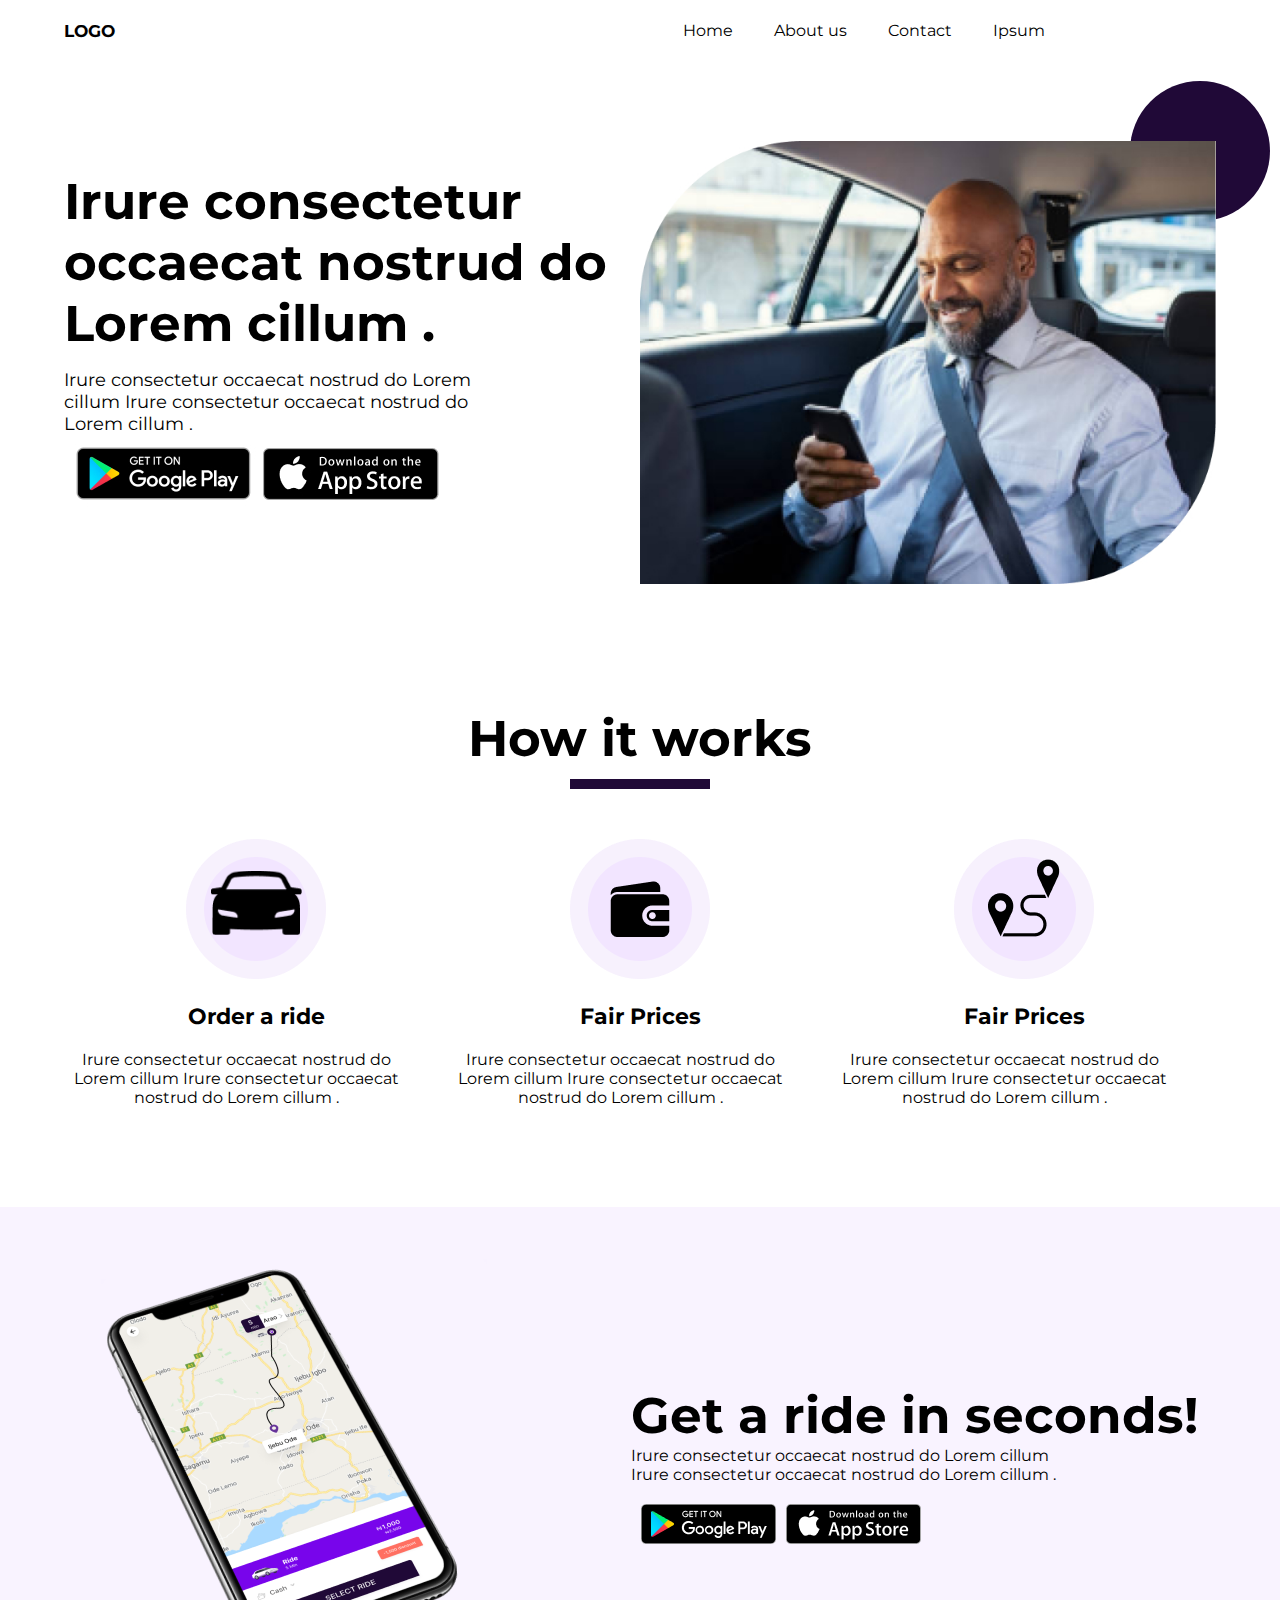
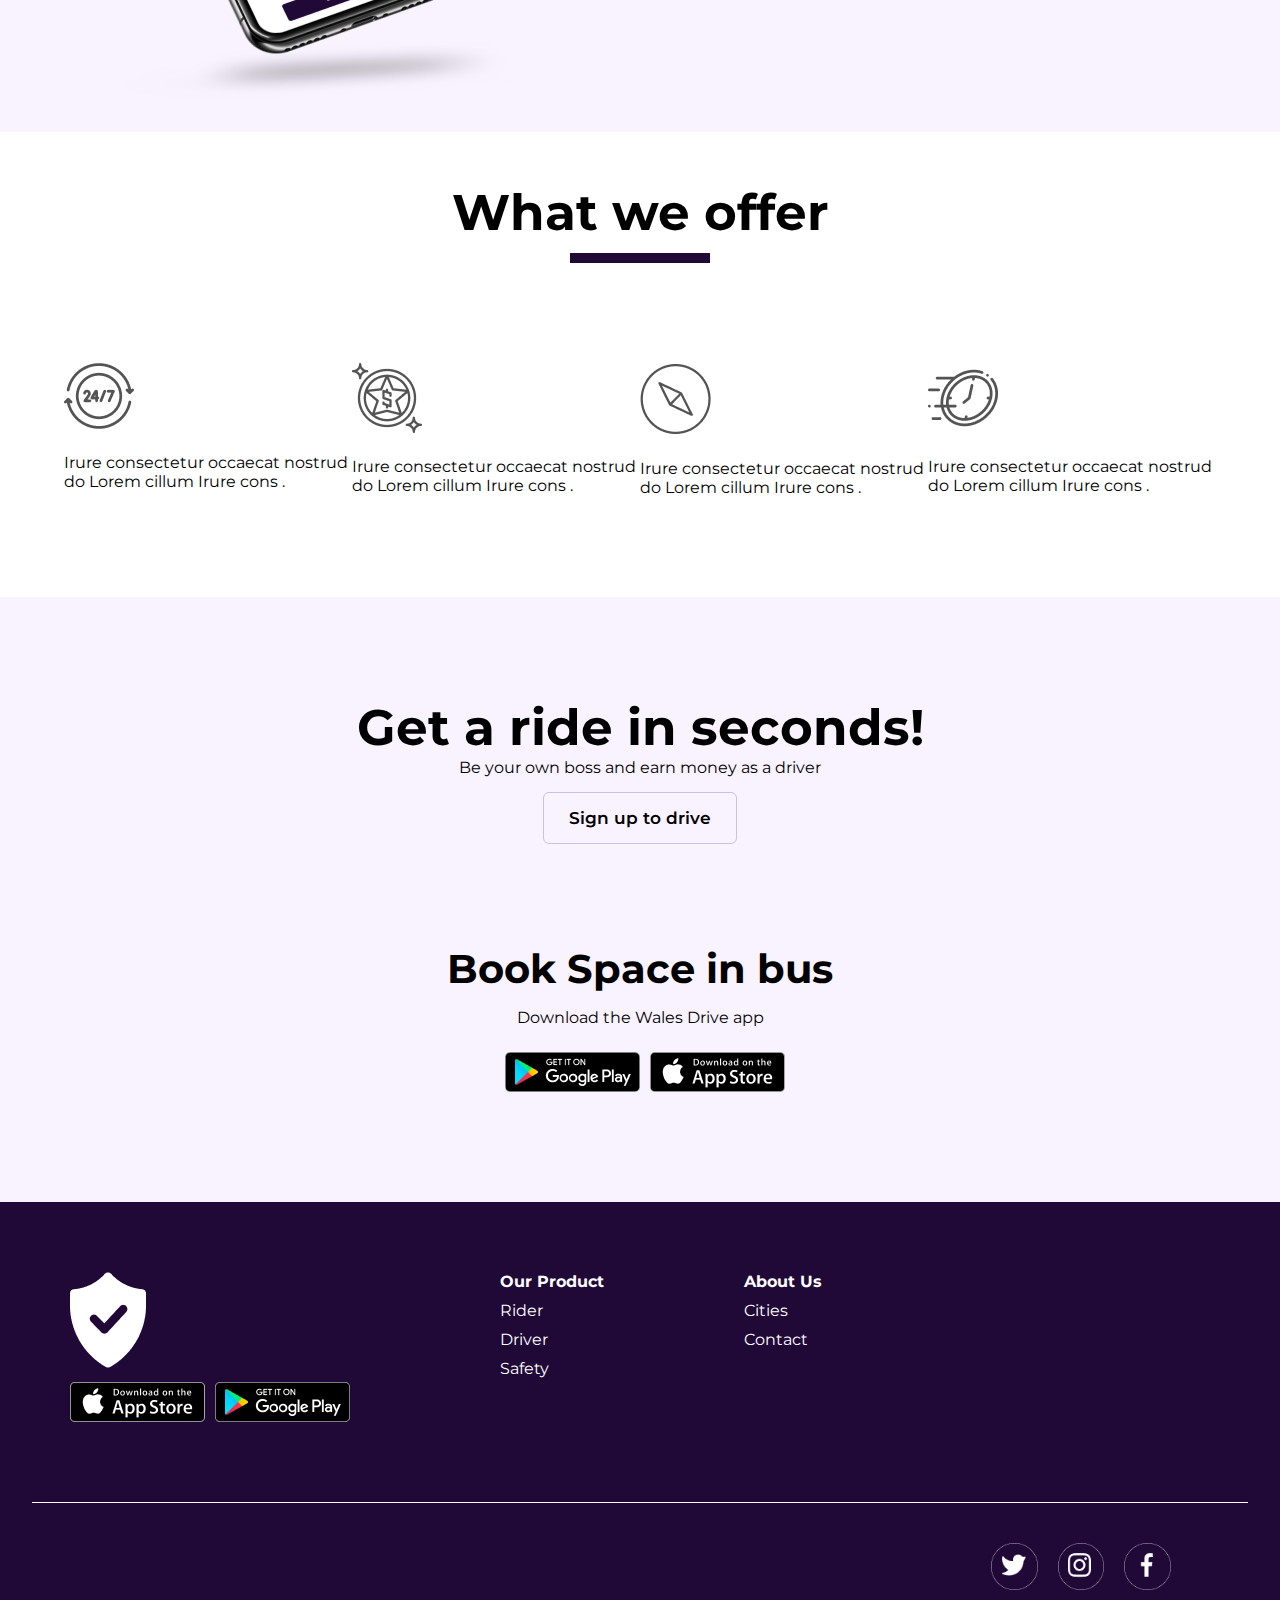
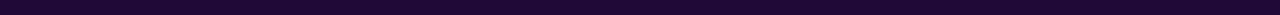
<file: index.html>
<!DOCTYPE html>
<html lang="en">
<head>
    <meta charset="UTF-8">
    <meta http-equiv="X-UA-Compatible" content="IE=edge">
    <meta name="viewport" content="width=device-width, initial-scale=1.0">
    <title>Wales Drive | Home page</title>

    <link rel="stylesheet" href="./WalesDrive.css">

    <link rel="preconnect" href="https://fonts.googleapis.com">
    <link rel="preconnect" href="https://fonts.gstatic.com" crossorigin>
    <link href="https://fonts.googleapis.com/css2?family=Montserrat:wght@400;600;700&display=swap" rel="stylesheet">

</head>
<body>
        <!-- The header section -->

    <div>   
       <header class="header">
           <div class="logo">
                <h5 class="full-text">LOGO</h5>
                <h5 class="new-text">WALES DRIVE</h5>
           </div>
          <nav class="nav">
              <ul class="navbar">
                  <li class="navlist"> 
                      <a href="#">Home</a>
                    </li>
                    <li class="navlist"> 
                        <a href="#">About us</a>
                      </li>
                      <li class="navlist"> 
                        <a href="#">Contact</a>
                      </li>
                      <li class="navlist"> 
                        <a href="#">Ipsum</a>
                      </li>
              </ul>
           </nav>
           <svg class="svg" xmlns="http://www.w3.org/2000/svg" viewBox="0 0 24 24" width="24" height="24"><path fill="none" d="M0 0h24v24H0z"/><path d="M3 4h18v2H3V4zm0 7h12v2H3v-2zm0 7h18v2H3v-2z"/></svg>
      </header>

      <main>
              <!-- The first section -->

          <section class="section_1">
            <div class="section_1_part1" >
                <h4 class="title"> Irure consectetur occaecat nostrud do Lorem cillum .</h4>
                <p class="section_1_P">Irure consectetur occaecat nostrud do Lorem cillum Irure consectetur occaecat nostrud do Lorem cillum .</p>
                <div class="section_1_icons">
                    <img src="./IMAGES/google-play-badge 1.jpg" alt="">
                    <img src="./IMAGES/app.jpg" alt="">
                </div>
            </div>
            <div class="section_1_part2">
                <div class="circle"></div>
                <img class="section1image" src="./IMAGES/Section1_image.jpg" alt=""> 
            </div>
          </section>

                <!-- The second section -->

          <section class="section_2">
            <div>
              <h4 class="section2 title">How it works</h4>
              <img class="section2image" src="./IMAGES/Section2_Rectangle.jpg" alt="">
            </div>
            <div class="section2icons" >
              <div class="section2icon_items" >
                  <div>
                <img class="car" src="./IMAGES/Group 30.png" alt="">
                </div>
                <div class="row">
                <h5 class="icontitle" >Order a ride</h5>
                <p>Irure consectetur occaecat nostrud do Lorem cillum Irure consectetur occaecat nostrud do Lorem cillum .</p>
              </div>
            </div>
              <div class="section2icon_items">
                <div>
              <img class="wallet" src="./IMAGES/Group 31.png" alt="">
              </div>
              <div class="row">
              <h5 class="icontitle" >Fair Prices</h5>
              <p>Irure consectetur occaecat nostrud do Lorem cillum Irure consectetur occaecat nostrud do Lorem cillum .</p>
              </div>
          </div>
              <div class="section2icon_items">
                <div>
              <img class="direction" src="./IMAGES/Group 32.png" alt="">
              </div>
              <div class="row">
              <h5 class="icontitle" >Fair Prices</h5>
              <p>Irure consectetur occaecat nostrud do Lorem cillum Irure consectetur occaecat nostrud do Lorem cillum .</p>
              </div>
          </div>
            </div>
          </section>

                <!-- The third section -->

          <section class="section_3">
            <div>
              <img class="section3" src="./IMAGES/iPhone X Flying label.png" alt="">
            </div>
            <div class="section3_text">
                <h4 class="title"> Get a ride in seconds!</h4>
                <p>Irure consectetur occaecat nostrud do Lorem cillum Irure consectetur occaecat nostrud do Lorem cillum .</p>
                <div class="section_1_icons">
                    <img src="./IMAGES/playstore.png" alt="">
                    <img src="./IMAGES/appstore.png" alt="">
                </div>
            </div>
          </section>

                <!-- The fourth section -->

          <section class="section_4">
            <div class="section4">
              <h4 class="title">What we offer</h4>
              <img class="section2image" src="./IMAGES/Section2_Rectangle.jpg" alt="">
            </div>
            <div class="section4icons" >
              <div class="iconsalone">
              <img class="24/7" src="./IMAGES/24_7.jpg" alt="">
              <p>Irure consectetur occaecat nostrud do Lorem cillum Irure cons .</p>
              </div>
              <div class="iconsalone">
              <img class="bonus" src="./IMAGES/bonus.jpg" alt="">
              <p>Irure consectetur occaecat nostrud do Lorem cillum Irure cons .</p>
              </div>
              <div class="iconsalone">
              <img class="compass" src="./IMAGES/compass.jpg" alt="">
              <p>Irure consectetur occaecat nostrud do Lorem cillum Irure cons .</p>
              </div>
              <div class="iconsalone">
                <img class="speed" src="./IMAGES/speed.jpg" alt="">
                <p>Irure consectetur occaecat nostrud do Lorem cillum Irure cons .</p>
              </div>
            </div>
          </section>

                    <!-- The fifth section -->

          <section class="section_5">
            <div class="section5_text">
                <h4 class="title"> Get a ride in seconds!</h4>
                <p>Be your own boss and earn money as a driver</p>
                <button class="button">Sign up to drive</button>
            </div>

            <div class="section5_text2">
                <h4 class="title"> Book Space in bus</h4>
                <p>Download the Wales Drive app</p>
                <div class="section5image">
                    <img src="./IMAGES/playstore.png" alt="">
                    <img src="./IMAGES/appstore.png" alt="">
                </div>
            </div>
          </section>
      </main>

                    <!-- The footer section -->

      <footer class="footer">
          <div class="footer_container">
              <div class="foot">
                <img src="./IMAGES/badge.png" alt="">
                <div class="section_1_icons footimage">
                <img src="./IMAGES/appstore.png" alt="">
                <img src="./IMAGES/playstore.png" alt="">
              </div>
              </div>
              <div class="foot text">
                <h4> Our Product</h4>
                  <p>Rider</p>
                  <p>Driver</p>
                  <p>Safety</p>
              </div >
              <div class="foot text">
                <h4>About Us</h4>
                  <p>Cities</p>
                  <p>Contact</p>
              </div>
            </div>
            <div class="hr"></div>

            <div class="footlogo">
              <img src="./IMAGES/twitter.png" alt="">
              <img src="./IMAGES/insta.png" alt="">
              <img src="./IMAGES/facebook.png" alt="">
            </div>

      </footer>
    </div>
</body>
</html>
</file>
<file: WalesDrive.css>
* {
    margin: 0;
    padding: 0;
    box-sizing: border-box;

}

:root{
    --font-family: 'Montserrat', sans-serif;
}


            /* The header section */

.header{
    display: flex;
    width: 90%;
    justify-content: space-between;
    margin: 20px auto;
    align-items: center;
    font-family: var(--font-family);
}

.logo {
    font-size: 21px;
    font-weight: 700;
}

.new-text{
    display: none;
}

.nav{
   width: 35%;
   margin-right: 150px;
}

.navbar {
    display: flex;
    justify-content: space-around;
    list-style: none;
}

.navlist a {
    color: black;
    text-decoration: none;
    font-weight: 400;
}


                /* The first section */

.section_1 {
    display: flex;
    margin: 100px auto;
    width: 90%;
    font-family: var(--font-family);
}

.section_1_part1 {
    margin-top: 100px;
    width: 50%;
}
.title {
    font-size: 50px;
}
.section_1_P {
    width: 75%;
    font-size: 18px;
    margin-top: 15px;
}

.section_1_icons {
   display: flex;
   align-items: center;
}

.section_1_part2 {
    position: relative;
    width: 50%;
}

.section1image {
    width: 100%;
    /* margin-left: 50px; */
    /* position: relative; */
}

.circle {
    /* border: 1px solid blue;
    padding: 40px; */
    border-radius: 50%;
    background-color: #200937;
    height: 140px;
    width: 140px; 
    position: absolute;
    top: -60px;
    left: 85%;
    z-index: -50;
    
}


                 /* The second section */

.section2{
    text-align: center;
    font-family: var(--font-family);
    margin-top: 120px;
}

.section2image{
    margin: 10px auto;
    display: flex;
}

.section2icons{
    display: flex;
    justify-content: space-between;
    width: 90%;
    margin: 50px auto 0;
    font-family: var(--font-family);
}

.section2icon_items {
    display: flex;
    flex-direction: column;
    text-align: center;
    align-items: center;
 }

.section2icons div img{
    margin-bottom: 20px;
}

.section2icons div p{
    width: 90%;
}

 .icontitle{
     font-size: 22px;
     margin-bottom: 20px;

 }

                /* The third section       */
 .section_3{
     display: flex;
     margin-top: 100px;
     background-color: #F9F3FF;
     justify-content: space-around;
     align-items: center;
 }

.section3{
  margin-left: 100px;
  margin-top: 50px;
}

.section3_text {
    font-family: var(--font-family);
    margin-left: 100px;
}

 .section_3 div p{
    width: 70%;
    margin-bottom: 10px;
}


                /* The fourth section     */

 .section4 {
    text-align: center;
    font-family: var(--font-family);
    margin-top: 50px;
 }

 .section4icons{
    display: flex;
    justify-content: space-between;
    width: 90%;
    margin: 100px auto 0;
    font-family: var(--font-family);
 }

 .section4icons img{
     margin-bottom: 20px;
 }


                /* The fifth section */
 
 .section_5{
    font-family: var(--font-family);
    text-align: center;
    background-color: #F9F3FF;
    margin: 100px auto 0px;
    padding: 0px 100px 100px;
}

.section5_text{
      padding: 100px;
}
 
.section_5 p {
    margin-bottom: 15px;
}

.section5image {
    display: flex;
    justify-content: center;
    align-items: center;
}

.button{
    padding: 15px 25px 15px;
    border-radius: 6px;
    border: 0.5px solid #CAC0E6;
    font-size: 17px;
    font-family: var(--font-family);
    font-weight: 600;
    background-color: transparent;
}

.section5_text2 h4{
    margin-bottom: 15px; 
    font-size: 40px;
}


            /* The footer section */

.footer{ 
    background-color: #200937;
}

.footer_container {
display: flex; 
font-family: var(--font-family);

}

.foot{
    padding: 70px;
}

.foot h4{
    color: white;
    margin-bottom: 10px;
}
.foot p{
    color: white;
    margin-bottom: 10px;
}

.hr {
    width: 95%;
    margin: auto;
    border-top: 0.1px solid white ;
}

.footlogo{
    margin-top: 15px;
    padding: 25px;
    display: flex;
    justify-content: right;
    width: 95%;
}

.footlogo img{
    margin-right: 20px;
    width: 4%;
}


            /* Responsive code */

@media (max-width: 1440px) {
    .svg {
        display: none;
    }

}

@media (max-width: 1200px) {
    .svg {
        display: none;
    }

    .section3_text {
        font-family: var(--font-family);
        margin-left: 70px;
    }
}

@media (max-width: 1000px) {
    .section_1 h4{
        font-size: 40px;
    }
}

.section_1_part1{
    margin-top: 30px;
}

@media (max-width: 900px) {

    .full-text{
        display: none;
    }
    .new-text{
        display: block;
    }

    .svg {
        display: block;
        cursor: pointer;
    }
    .nav {
        display: none;
    }

    .header{
        display: flex;
        width: 90%;
        justify-content: space-between;
        margin: 50px auto 0px;
        align-items: center;
        font-family: var(--font-family);
    }
    
    .section_1 {
        display: flex;
        flex-direction: column;
        margin: 20px auto;
        width: 90%;
        font-family: var(--font-family);
    }

    .section_1_part1 {
        text-align: center;
    }


    .section_1_part1{
        width: 100%;
    }

    
    .section_1_part2{
        width: 100%;
    }

    .section1image {
        width: 100%;
        margin-left: -10px;
    }

    .circle{
        display: none;
    }

    .section_1_P {
        width: 75%;
        font-size: 18px;
        margin: 15px auto 0px;
        text-align: center;
    }
    
    .section_1_icons {
       display: flex;
       align-items: center;
       justify-content: center;
    }

    /* .section1image {
        width: 650px;
        margin: 50px auto 50px;
        position: relative;
    } */
      
      .section3_text {
          font-family: var(--font-family);
          margin-left: 70px;
      }
}




@media (max-width: 765px) {
  
    .svg {
        display: block;
    }
    .nav {
        display: none;
    }

    .section_1_part1{
        width: 100%;
    }

    
    .section_1_part2{
        width: 100%;
    }

    .section1image {
        width: 100%;
        margin-left: -10px;
    }

    .circle{
        display: none;
    }

    .section2icons{
        display: flex;
        flex-direction: column;
        justify-content: space-between;
        width: 90%;
        margin: 50px auto 0;
        font-family: var(--font-family);
    }
    .section_3{
        display: flex;
        flex-direction: column;
        margin-top: 100px;
        padding-bottom: 50px;
        background-color: #F9F3FF;
        justify-content: space-around;
        align-items: center;   
        text-align: center;
    }
    .section_3 div p{
        width: 70%;
        margin: 0px auto 10px;
    }
    .section4icons{
        display: flex;
        flex-direction: column;
        justify-content: space-between;
        align-items: center;
        width: 90%;
        margin: 100px auto 0;
        font-family: var(--font-family);
     }
     .section_5{
        font-family: var(--font-family);
        text-align: center;
        background-color: #F9F3FF;
        margin: 100px auto 0px;
        /* padding-bottom: 100px; */
        padding: 0px 80px 100px;
    }

    .foot{
        padding: 50px 20px 50px;
    }
    }


    @media (max-width: 375px){
        body{
            position: absolute;
        }

        .section_1 {
            display: flex;
            flex-direction: column;
            margin: 0px auto;
            width: 90%;
            font-family: var(--font-family);
        }

        .title{
            font-size: 40px;
        }

        .section_1_part1{
            width: 100%;
        }

        
        .section_1_part2{
            width: 100%;
        }

        .circle{
            display: none;
        }

        .section1image {
            width: 100%;
            margin-left: -10px;
        }

        .section2{
            text-align: center;
            font-family: var(--font-family);
            margin-top: 30px;
        }

        .section2icon_items {
            display: flex;
            flex-direction: row;
            text-align: center;
            align-items: center;
         }

         .row{
             margin-left: 15px;
         }

         .section4icons{
            display: flex;
            justify-content: space-between;
            width: 90%;
            margin: 50px auto 0;
            font-family: var(--font-family);
         }

         .section4icons p{ 
            width: 80%;
            margin-bottom: 20px;
            font-size: 20px;

        }

        .section4icons img{
            width: 15%;
        }
        

        .iconsalone {
            display: flex;
            flex-direction: column;
            align-items: center;
            width: 100%;
        }

        .section5_text{
            padding: 50px;
            width: 100%;
            
      }

      .section5_text h4{
            margin-bottom: 10px;

      }
        .section5_text2 h4{
            font-size: 30px;
        }

      .button{
        padding: 15px 25px 15px;
        border-radius: 6px;
        border: 0.5px solid #200937;
        font-size: 17px;
        font-family: var(--font-family);
        font-weight: 600;
        background-color: #200937;
        color: white;
    }

    .section_3{
        display: flex;
        flex-direction: column;
        margin-top: 100px;
        background-color: #F9F3FF;
        justify-content: center;
        align-items: center;
    }
   
   .section3{
     margin-left: 0px;
     margin-top: 50px;
   }
   
   .section3_text {
       font-family: var(--font-family);
       margin-left: 0px;
   }
   
   .section_3 div h4{
       margin-bottom: 10px;
   }

    .section_3 div p{
       width: 70%;
       margin-bottom: 10px;
   }



    }
</file>
